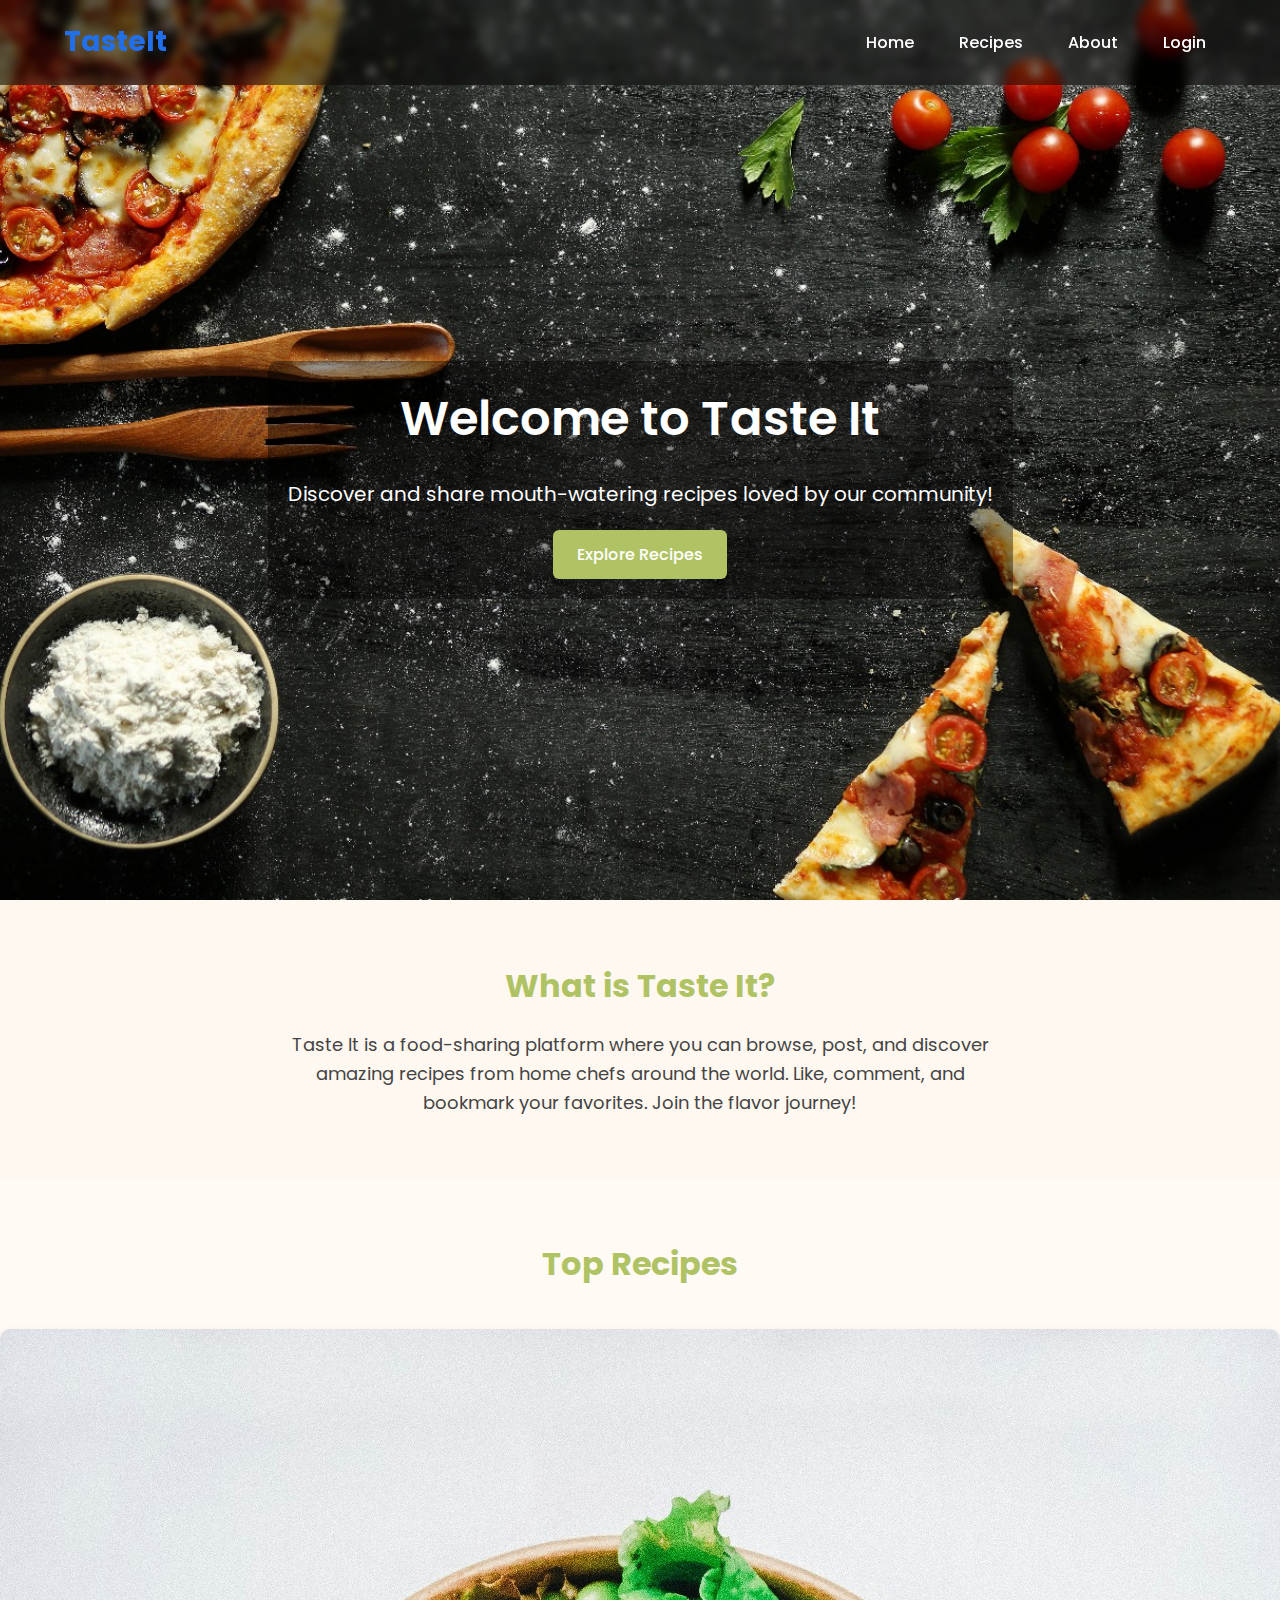
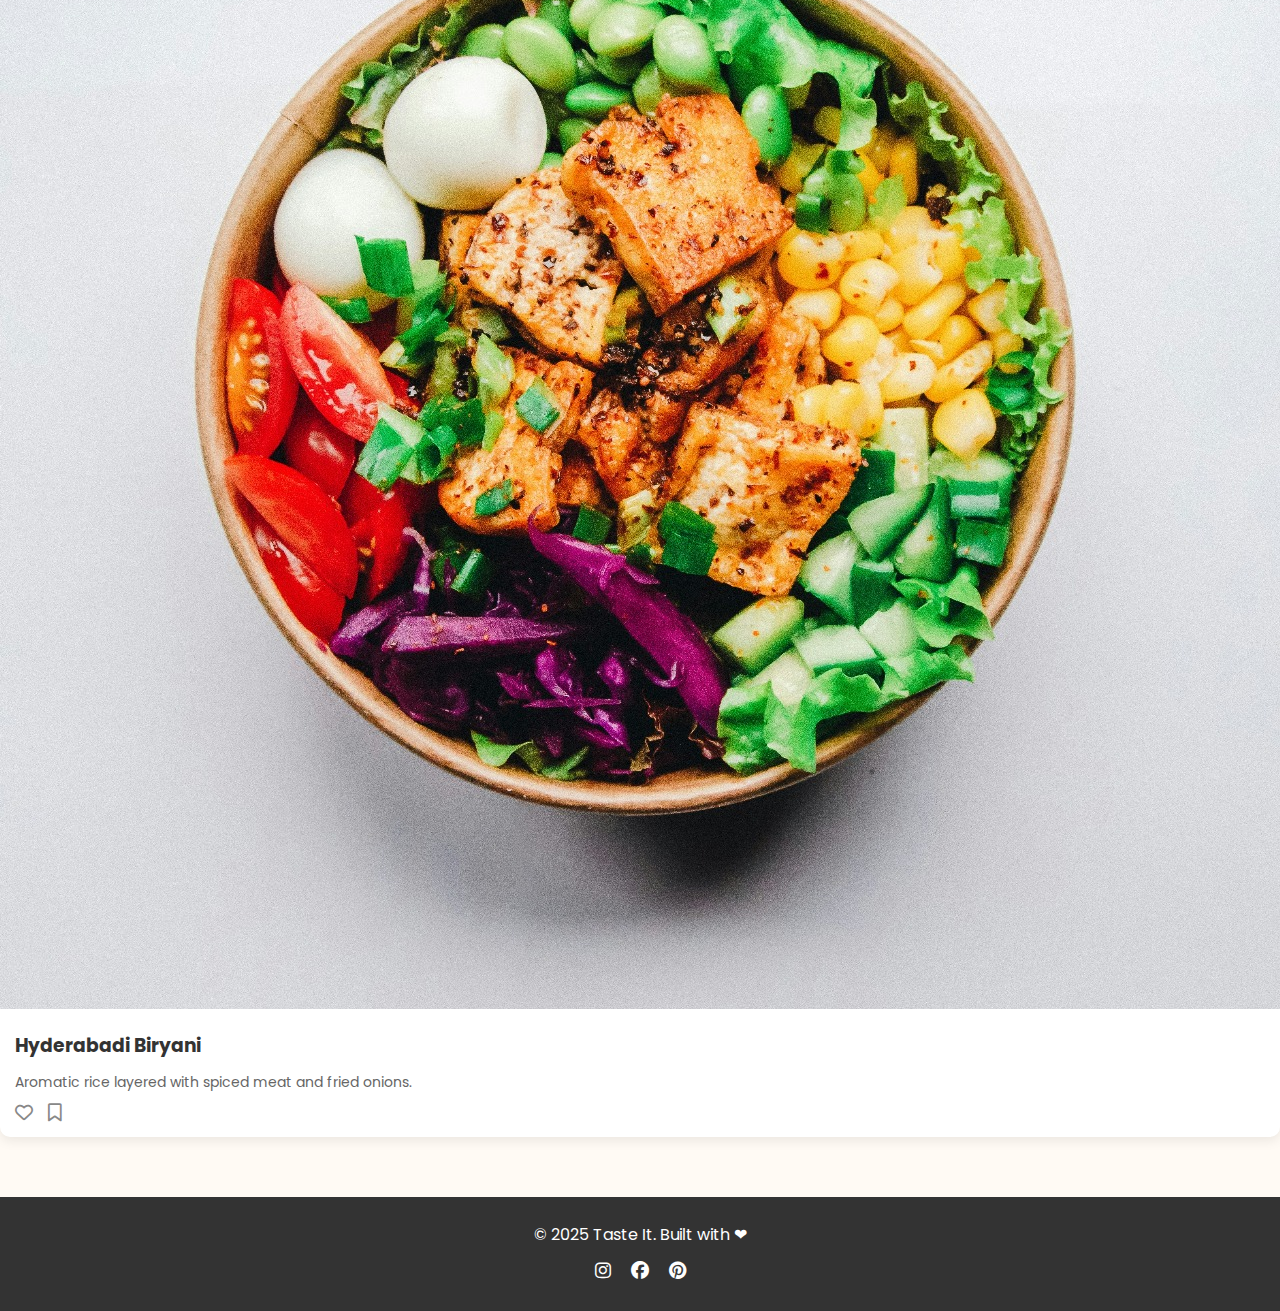
<file: index.html>
<!DOCTYPE html>
<html lang="en">
<head>
  <meta charset="UTF-8" />
  <meta name="viewport" content="width=device-width, initial-scale=1.0" />
  <title>TasteIt | Share Recipes with the World</title>
  <link rel="stylesheet" href="./css/style.css" />
  <link rel="preconnect" href="https://fonts.googleapis.com">
  <link rel="stylesheet" href="https://cdnjs.cloudflare.com/ajax/libs/font-awesome/6.4.0/css/all.min.css">
  <link href="https://fonts.googleapis.com/css2?family=Pacifico&family=Poppins:wght@400;600&display=swap" rel="stylesheet">
  <style>
    * {
  margin: 0;
  padding: 0;
  box-sizing: border-box;
}
body {
  font-family: 'Poppins', sans-serif;
  background-color: #fffaf4;
  color: #333;
  line-height: 1.6;
  overflow-x: hidden;
}

/* Navbar */
.navbar {
  background-color: rgba(0, 0, 0, 0.5);
  padding: 20px 0;
  position: fixed;
  top: 0;
  width: 100%;
  z-index: 1000;
  backdrop-filter: blur(4px);
}
.nav-content {
  display: flex;
  justify-content: space-between;
  align-items: center;
  width: 90%;
  max-width: 1200px;
  margin: auto;
}
.logo {
    
  font-size: 28px;
  color:#226fec;
}
.nav-links {
  list-style: none;
  display: flex;
  gap: 25px;
}
.nav-links li a {
  font-weight: 500;
  padding: 5px 10px;
  color: #fff;
  text-decoration: none;
  transition: 0.15s ease;
}
.nav-links li a:hover {
  color:#B0C364;
}

/* Hero Slider */
.hero-slider {
  position: relative;
  height: 100vh;
  width: 100%;
  overflow: hidden;
  display: flex;
  justify-content: center;
  align-items: center;
  padding-top: 60px; /* still keeps space for navbar */
}

/* Background Layers */
.bg-layer {
  position: absolute;
  top: 0;
  left: 0;
  height: 100%;
  width: 100%;
  background-size: cover;
  background-position: center;
  background-repeat: no-repeat;
  transition: opacity 0.6s ease-in-out;
  z-index: 0;
  opacity: 0;
}
.layer1 {
  z-index: 1;
}
.layer2 {
  z-index: 2;
}
.bg-layer.active {
  opacity: 1;
}

/* Hero Content */
.hero-content {
  z-index: 3;
  text-align: center;
  color: white;
  padding: 20px;
  background-color: rgba(0, 0, 0, 0.4);
  border-radius: 10px;
}
.hero-content h2 {
  font-size: 48px;
  font-weight: 600;
}
.hero-content p {
  font-size: 20px;
  margin: 20px 0;
}
  .btn {
    display: inline-block;
    padding: 12px 24px;
    background-color:#B0C364;
    color: white;
    font-weight: 500;
    border-radius: 6px;
    transition: 0.15s ease;
    text-decoration: none;
  }
  .btn:hover {
    background-color: #B0C364;
  }

/* About Section */
.about {
  padding: 60px 0;
  background-color: #fff8f0;
  text-align: center;
}
.about h2 {
  font-size: 32px;
  margin-bottom: 20px;
  color:#B0C364;
}
.about p {
  max-width: 700px;
  margin: auto;
  font-size: 18px;
  color: #444;
}

/* Featured Recipes */
.featured {
  padding: 60px 0;
}
.featured h2 {
  font-size: 32px;
  text-align: center;
  margin-bottom: 40px;
  color: #B0C364;
}
.recipe-grid {
  display: grid;
  grid-template-columns: repeat(auto-fit, minmax(260px, 1fr));
  gap: 30px;
}
.recipe-card {
  background-color: white;
  box-shadow: 0 4px 12px rgba(0, 0, 0, 0.08);
  border-radius: 10px;
  overflow: hidden;
  transition: transform 0.3s ease;
}
.recipe-card:hover {
  transform: translateY(-5px);
}
.card-content {
  padding: 15px;
}
.card-content h3 {
  color: #333;
  margin-bottom: 10px;
}
.card-content p {
  font-size: 14px;
  color: #666;
}
.actions {
  margin-top: 10px;
  display: flex;
  gap: 15px;
}
.actions i {
  font-size: 18px;
  color: #888;
  cursor: pointer;
  transition: 0.15s ease;
}
.actions i:hover {
  color:#B0C364;
}

/* Footer */
footer {
  background-color: #333;
  color: white;
  padding: 25px 0;
  text-align: center;
}
footer p {
  margin-bottom: 10px;
}
.socials a {
  margin: 0 8px;
  color: white;
  font-size: 18px;
  transition: 0.3s ease;
}
.socials a:hover {
  color:#B0C364;
} 
  </style>
</head>
<body>

  <!-- Navbar -->
  <nav class="navbar">
    <div class="container nav-content">
      <h1 class="logo">TasteIt</h1>
      <ul class="nav-links">
        <li><a href="#home">Home</a></li>
        <li><a href="#featured">Recipes</a></li>
        <li><a href="#about">About</a></li>
        <li><a href="login.html">Login</a></li>
      </ul>
    </div>
  </nav>

  <!-- Hero Section with Smooth Slideshow -->
  <section class="hero-slider" id="home">
    <div class="bg-layer layer1"></div>
    <div class="bg-layer layer2"></div>
    <div class="hero-content">
      <h2>Welcome to Taste It</h2>
      <p>Discover and share mouth-watering recipes loved by our community!</p>
      <a href="#featured" class="btn">Explore Recipes</a>
    </div>
  </section>

  <!-- About Section -->
  <section id="about" class="about">
    <div class="container">
      <h2>What is Taste It?</h2>
      <p>Taste It is a food-sharing platform where you can browse, post, and discover amazing recipes from home chefs around the world. Like, comment, and bookmark your favorites. Join the flavor journey!</p>
    </div>
  </section>

  <!-- Featured Recipes -->
  <section id="featured" class="featured">
    <div class="container">
      <h2>Top Recipes</h2>
      <div class="recipe-grid">
        <div class="recipe-card">
          <img src="uploads/biryani.jpg" alt="Biryani">
          <div class="card-content">
            <h3>Hyderabadi Biryani</h3>
            <p>Aromatic rice layered with spiced meat and fried onions.</p>
            <div class="actions">
              <i class="fa-regular fa-heart"></i>
              <i class="fa-regular fa-bookmark"></i>
            </div>
          </div>
        </div>
      </div>
    </div>
  </section>

  <!-- Footer -->
  <footer>
    <div class="container">
      <p>&copy; 2025 Taste It. Built with ❤</p>
      <div class="socials">
        <a href="#"><i class="fab fa-instagram"></i></a>
        <a href="#"><i class="fab fa-facebook"></i></a>
        <a href="#"><i class="fab fa-pinterest"></i></a>
      </div>
    </div>
  </footer>

  <!-- Slideshow Script -->
  <script>
    const images = [
      'img/bg10.jpg',
      'img/bg1.jpg',
      'img/bg.jpg'
    ];

    const layer1 = document.querySelector('.layer1');
    const layer2 = document.querySelector('.layer2');
    let current = 0;
    let showingLayer1 = true;

    // Initial setup
    layer1.style.backgroundImage = `url('${images[0]}')`;
    layer1.classList.add('active');

    setInterval(() => {
      current = (current + 1) % images.length;
      const nextImage = `url('${images[current]}')`;

      if (showingLayer1) {
        layer2.style.backgroundImage = nextImage;
        layer2.classList.add('active');
        layer1.classList.remove('active');
      } else {
        layer1.style.backgroundImage = nextImage;
        layer1.classList.add('active');
        layer2.classList.remove('active');
      }

      showingLayer1 = !showingLayer1;
    }, 4000);
  </script>

</body>
</html>
</file>
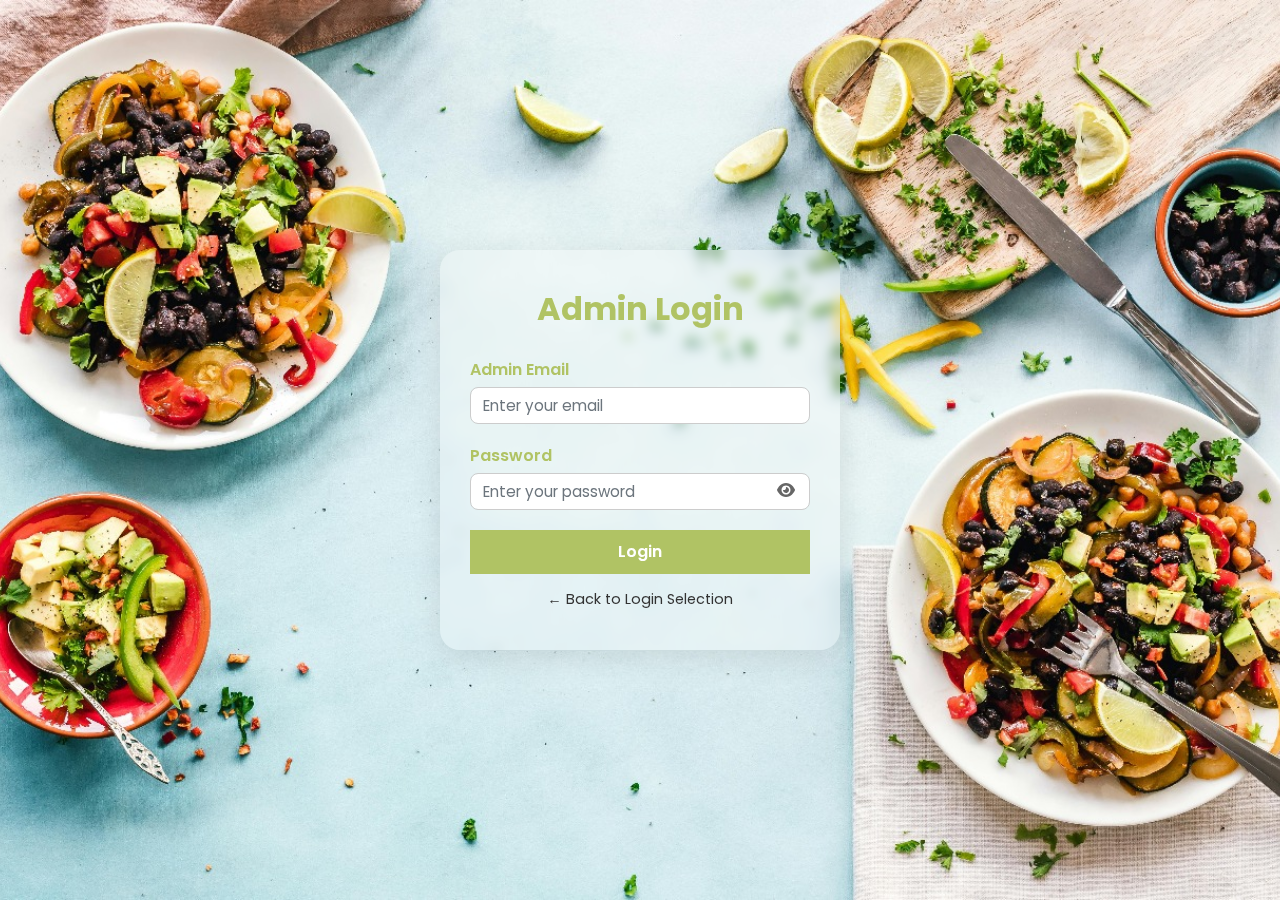
<file: admin_login.html>
<!DOCTYPE html>
<html lang="en">
<head>
  <meta charset="UTF-8" />
  <meta name="viewport" content="width=device-width, initial-scale=1.0"/>
  <title>Admin Login | Taste It</title>

  <!-- Bootstrap & Font Awesome -->
  <link rel="stylesheet" href="https://stackpath.bootstrapcdn.com/bootstrap/4.5.2/css/bootstrap.min.css"/>
  <link rel="stylesheet" href="https://cdnjs.cloudflare.com/ajax/libs/font-awesome/6.5.0/css/all.min.css"/>
  <link href="https://fonts.googleapis.com/css2?family=Poppins:wght@400;600;700&display=swap" rel="stylesheet"/>

  <style>
    body {
      font-family: 'Poppins', sans-serif;
      background: url('img/bg4.jpg') no-repeat center center/cover;
      height: 100vh;
      display: flex;
      justify-content: center;
      align-items: center;
      margin: 0;
    }

    .form-box {
      background: rgba(255, 255, 255, 0.25);
      padding: 40px 30px;
      border-radius: 20px;
      width: 100%;
      max-width: 400px;
      box-shadow: 0 8px 30px rgba(0, 0, 0, 0.1);
      backdrop-filter: blur(6px);
    }

    .form-box h2 {
      font-weight: 700;
      margin-bottom: 30px;
      text-align: center;
      color:#b0c364;
    }

    .form-group {
      position: relative;
      margin-bottom: 20px;
    }

    .form-group label {
      color: #b0c364;
      font-weight: 600;
      margin-bottom: 5px;
      display: block;
    }

    .form-control {
      border: 1px solid #ccc;
      padding: 10px 40px 10px 12px;
      border-radius: 8px;
      font-size: 0.95rem;
    }

    .form-group i {
      position: absolute;
      right: 15px;
      top: 38px;
      cursor: pointer;
      color: #666;
    }

    .form-box button[type="submit"] {
      background-color: #b0c364;
      color: white;
      font-weight: 600;
      border: none;
      padding: 10px;
      width: 100%;
      border-radius: 0px;
      transition: background-color 0.3s ease;
    }

    .form-box button[type="submit"]:hover {
      background-color: #9eb254;
      color: white;
    }

    .form-box a {
      display: block;
      text-align: center;
      margin-top: 15px;
      font-size: 0.9rem;
      color: #333;
      text-decoration: none;
      transition: color 0.3s ease;
    }

    .form-box a:hover {
      color: #b0c364;
      text-decoration: none; /* remove underline on hover */
    }
  </style>
</head>
<body>

  <div class="form-box">
    <h2>Admin Login</h2>
    <form action="admin_login.php" method="POST">
      <div class="form-group">
        <label for="email">Admin Email</label>
        <input type="email" name="email" id="email" class="form-control" placeholder="Enter your email" required>
      </div>

      <div class="form-group">
        <label for="password">Password</label>
        <input type="password" name="password" id="password" class="form-control" placeholder="Enter your password" required>
        <i class="fas fa-eye" id="togglePassword"></i>
      </div>

      <button type="submit">Login</button>
      <a href="login.html">← Back to Login Selection</a>
    </form>
  </div>

  <script>
    const togglePassword = document.getElementById('togglePassword');
    const passwordField = document.getElementById('password');

    togglePassword.addEventListener('click', () => {
      const isPassword = passwordField.getAttribute('type') === 'password';
      passwordField.setAttribute('type', isPassword ? 'text' : 'password');
    });
  </script>
</body>
</html>
</file>
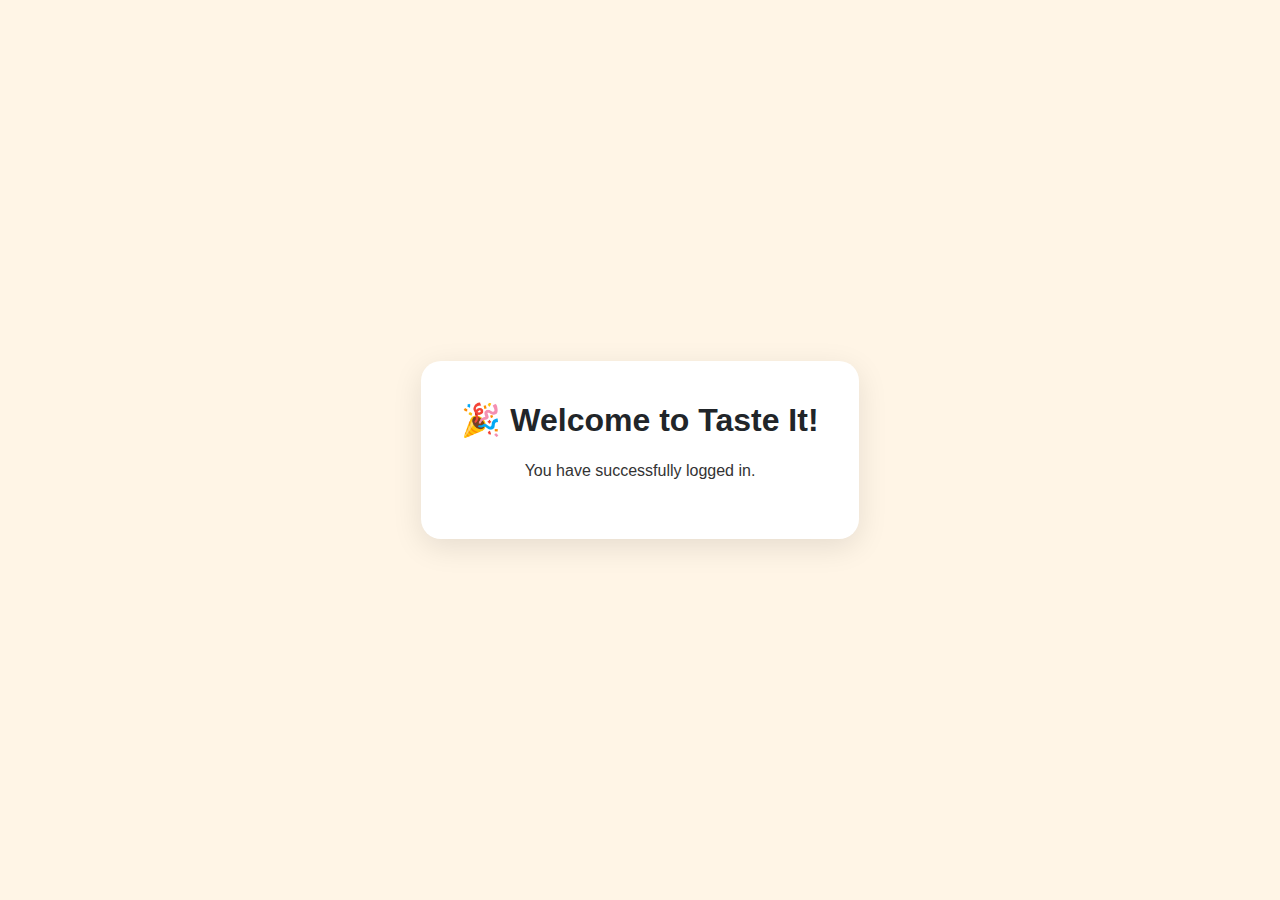
<file: dashboard.html>
<!DOCTYPE html>
<html lang="en">
<head>
  <meta charset="UTF-8" />
  <title>Welcome | Taste It</title>
  <link rel="stylesheet" href="https://stackpath.bootstrapcdn.com/bootstrap/4.5.2/css/bootstrap.min.css" />
  <style>
    body {
      font-family: 'Poppins', sans-serif;
      background: #fff5e6;
      display: flex;
      justify-content: center;
      align-items: center;
      height: 100vh;
      text-align: center;
    
    }

    .welcome-box {
      background: #ffffff;
      padding: 40px;
      border-radius: 20px;
      box-shadow: 0 8px 30px rgba(0, 0, 0, 0.1);
    }

    .welcome-box h1 {
      font-size: 2rem;
      font-weight: bold;
      margin-bottom: 20px;
    }

    .welcome-box p {
      font-size: 1rem;
      color: #333;
    }
  </style>
</head>
<body>
  <div class="welcome-box">
    <h1>🎉 Welcome to Taste It!</h1>
    <p>You have successfully logged in.</p>
  </div>
</body>
</html>
</file>
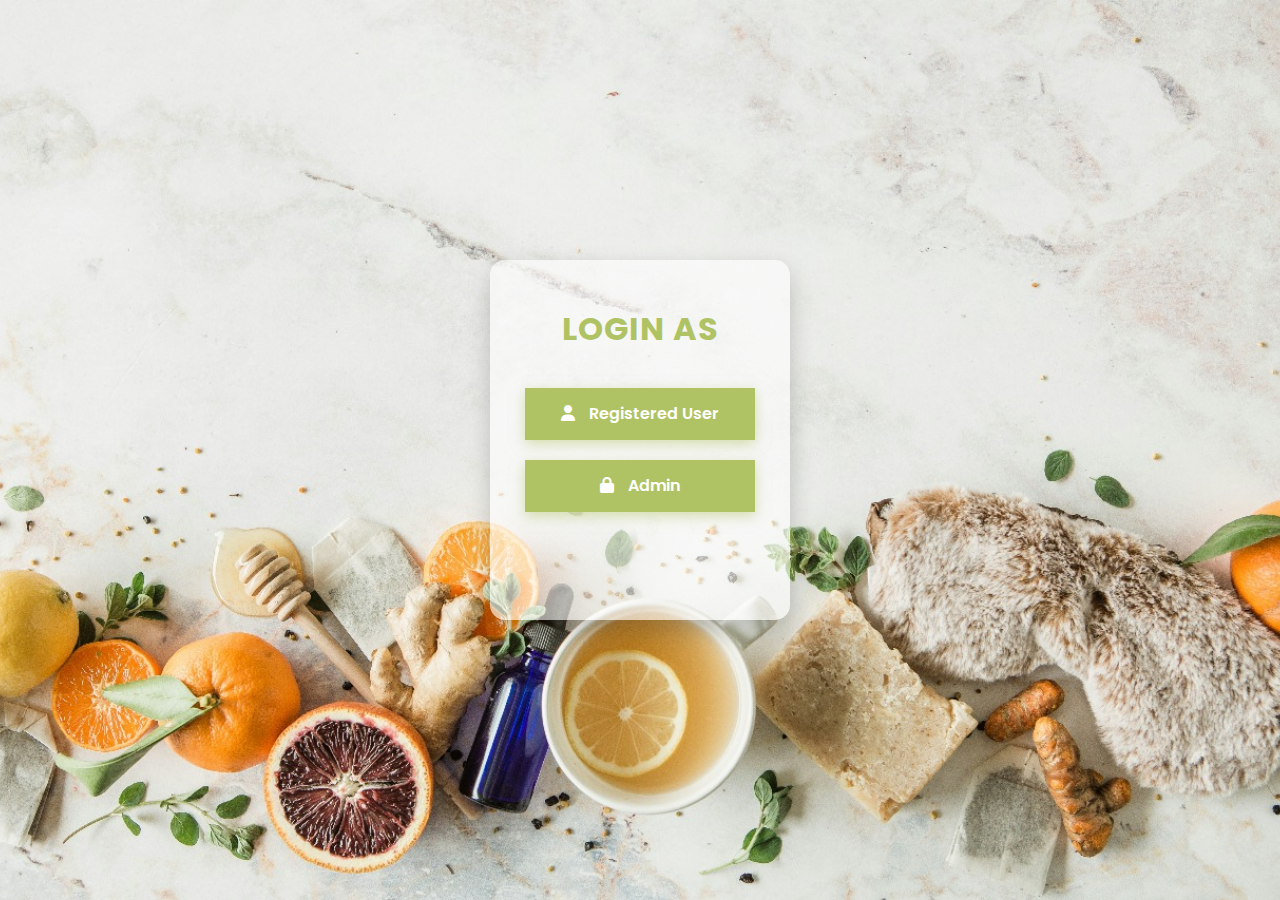
<file: login.html>
<!DOCTYPE html>
<html lang="en">
<head>
  <meta charset="UTF-8" />
  <meta name="viewport" content="width=device-width, initial-scale=1.0"/>
  <title>Login | TasteIt</title>

  <link rel="stylesheet" href="https://stackpath.bootstrapcdn.com/bootstrap/4.5.2/css/bootstrap.min.css"/>
  <link rel="stylesheet" href="https://cdnjs.cloudflare.com/ajax/libs/font-awesome/6.5.0/css/all.min.css"/>
  <link href="https://fonts.googleapis.com/css2?family=Poppins:wght@400;600;700&display=swap" rel="stylesheet"/>

  <style>
    body {
      font-family: 'Poppins', sans-serif;
      background: url('img/bg12.jpg') no-repeat center center/cover;
      height: 100vh;
      margin: 0;
      padding: 0 0 20px 0; /* Added bottom padding */
      display: flex;
      justify-content: center;
      align-items: center;
    }

    .login-choice-box {
      background-color: rgba(255, 255, 255, 0.6); /* More transparent */
      padding: 50px 35px;
      width: 300px;
      height: 360px; /* Shorter form */
      text-align: center;
      border-radius: 15px;
      box-shadow: 0 10px 25px rgba(0, 0, 0, 0.2);
    }

    .login-choice-box h2 {
      font-weight: 700;
      margin-bottom: 40px;
      color: #B0C364;
      font-size: 2rem;
      text-transform: uppercase;
      letter-spacing: 1px;
    }

    .login-choice-box a {
      display: block;
      padding: 14px 20px;
      background-color: #B0C364;
      margin: 20px 0;
      color: #fff;
      font-weight: 600;
      text-decoration: none;
      transition: 0.3s ease-in-out;
      box-shadow: 0 4px 12px rgba(176, 195, 100, 0.5);
    }

    .login-choice-box a:hover {
      background-color: #98aa4f;
      box-shadow: 0 6px 18px rgba(152, 170, 79, 0.6);
    }

    .login-choice-box a i {
      margin-right: 10px;
    }
  </style>
</head>
<body>

  <div class="login-choice-box">
    <h2>Login As</h2>
    <a href="user_login.html"><i class="fa fa-user"></i> Registered User</a>
    <a href="admin_login.html"><i class="fa fa-lock"></i> Admin</a>
  </div>

</body>
</html>
</file>
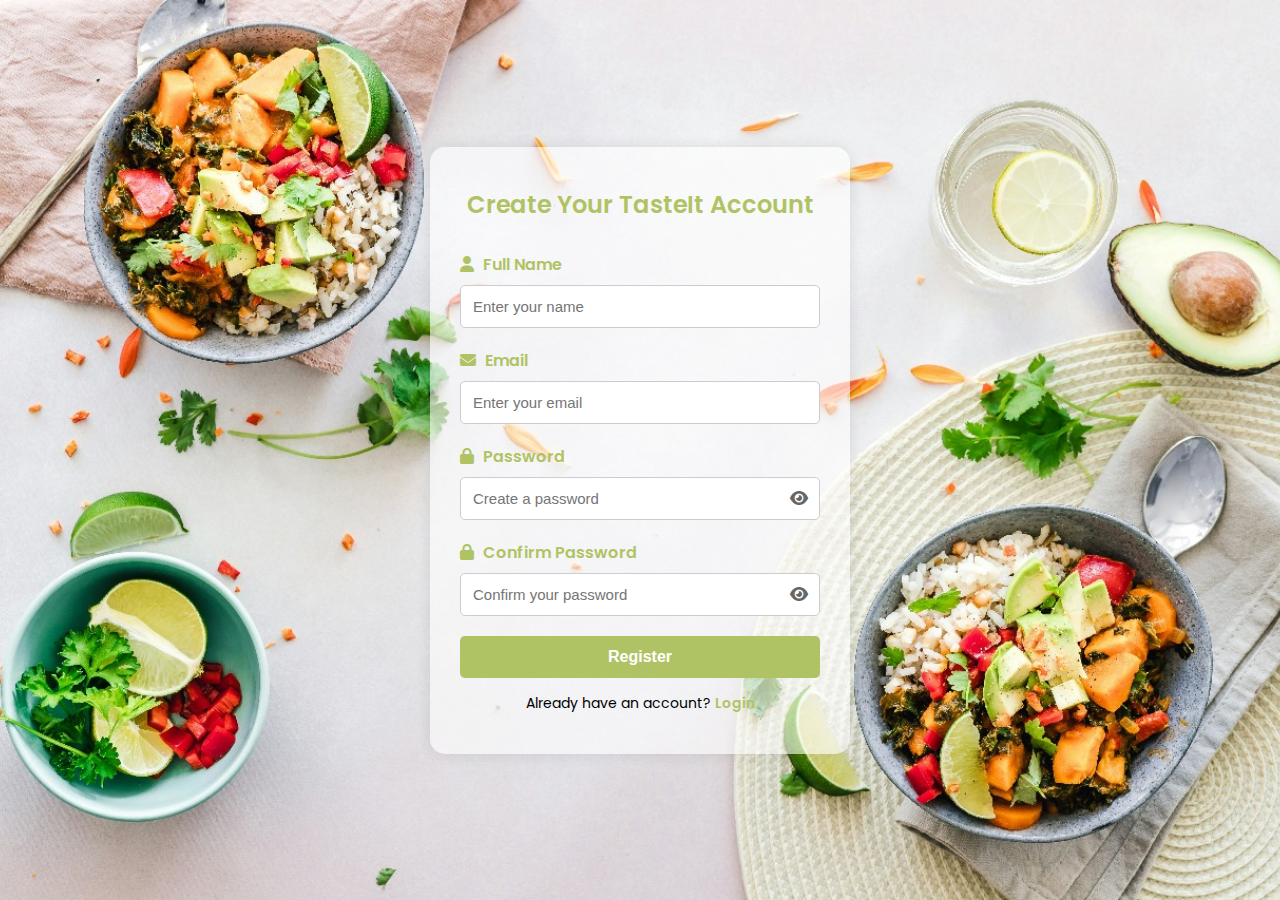
<file: register.html>
<!DOCTYPE html>
<html lang="en">
<head>
  <meta charset="UTF-8" />
  <meta name="viewport" content="width=device-width, initial-scale=1.0"/>
  <title>Register | TasteIt</title>

  <!-- Font Awesome -->
  <link rel="stylesheet" href="https://cdnjs.cloudflare.com/ajax/libs/font-awesome/6.5.0/css/all.min.css">

  <!-- Google Fonts -->
  <link href="https://fonts.googleapis.com/css2?family=Poppins:wght@400;600&display=swap" rel="stylesheet">

  <style>
    * {
      margin: 0;
      padding: 0;
      box-sizing: border-box;
    }

    body {
      font-family: 'Poppins', sans-serif;
      background-image: url('img/bg14.jpg');
      background-size: cover;
      background-position: center;
      background-repeat: no-repeat;
      height: 100vh;
      display: flex;
      justify-content: center;
      align-items: center;
    }

    .register-container {
      background-color: rgba(255, 255, 255, 0.6);
      padding: 40px 30px;
      border-radius: 15px;
      max-width: 420px;
      width: 100%;
      box-shadow: 0 0 15px rgba(0, 0, 0, 0.1);
    }

    .register-container h2 {
      text-align: center;
      color: #B0C364;
      margin-bottom: 30px;
      font-size: 24px;
      font-weight: 600;
    }

    .form-group {
      margin-bottom: 20px;
    }

    label {
      display: block;
      margin-bottom: 8px;
      font-weight: 600;
      color: #B0C364;
    }

    .input-wrapper {
      position: relative;
    }

    .input-wrapper input {
      width: 100%;
      padding: 12px 40px 12px 12px;
      border: 1px solid #ccc;
      border-radius: 5px;
      font-size: 15px;
    }

    .toggle-password {
      position: absolute;
      top: 50%;
      right: 12px;
      transform: translateY(-50%);
      cursor: pointer;
      color: #666;
    }

    .btn-register {
      width: 100%;
      padding: 12px;
      border: none;
      background-color: #B0C364;
      color: white;
      font-size: 16px;
      font-weight: 600;
      border-radius: 5px;
      cursor: pointer;
      transition: 0.3s ease;
    }

    .btn-register:hover {
      background-color: #98aa4f;
    }

    .login-link {
      text-align: center;
      margin-top: 15px;
      font-size: 14px;
    }

    .login-link span {
      color: #000;
    }

    .login-link a {
      color: #b0c364;
      font-weight: 600;
      text-decoration: none;
    }

    .login-link a:hover {
      color: #b0c364;
    }

    .form-icon {
      margin-right: 5px;
    }
  </style>
</head>
<body>

  <div class="register-container">
    <h2>Create Your TasteIt Account</h2>
    
    <div class="form-group">
      <label for="name"><i class="fas fa-user form-icon"></i> Full Name</label>
      <div class="input-wrapper">
        <input type="text" id="name" placeholder="Enter your name" required>
      </div>
    </div>

    <div class="form-group">
      <label for="email"><i class="fas fa-envelope form-icon"></i> Email</label>
      <div class="input-wrapper">
        <input type="email" id="email" placeholder="Enter your email" required>
      </div>
    </div>

    <div class="form-group">
      <label for="password"><i class="fas fa-lock form-icon"></i> Password</label>
      <div class="input-wrapper">
        <input type="password" id="password" placeholder="Create a password" required>
        <i class="fas fa-eye toggle-password" toggle="#password"></i>
      </div>
    </div>

    <div class="form-group">
      <label for="confirm-password"><i class="fas fa-lock form-icon"></i> Confirm Password</label>
      <div class="input-wrapper">
        <input type="password" id="confirm-password" placeholder="Confirm your password" required>
        <i class="fas fa-eye toggle-password" toggle="#confirm-password"></i>
      </div>
    </div>

    <button class="btn-register">Register</button>

    <div class="login-link">
      <span>Already have an account? </span><a href="user_login.html">Login</a>
    </div>
  </div>

  <script>
    const toggleIcons = document.querySelectorAll(".toggle-password");

    toggleIcons.forEach(icon => {
      icon.addEventListener("click", function () {
        const target = document.querySelector(this.getAttribute("toggle"));
        const type = target.getAttribute("type") === "password" ? "text" : "password";
        target.setAttribute("type", type);
      });
    });
  </script>

</body>
</html>
</file>
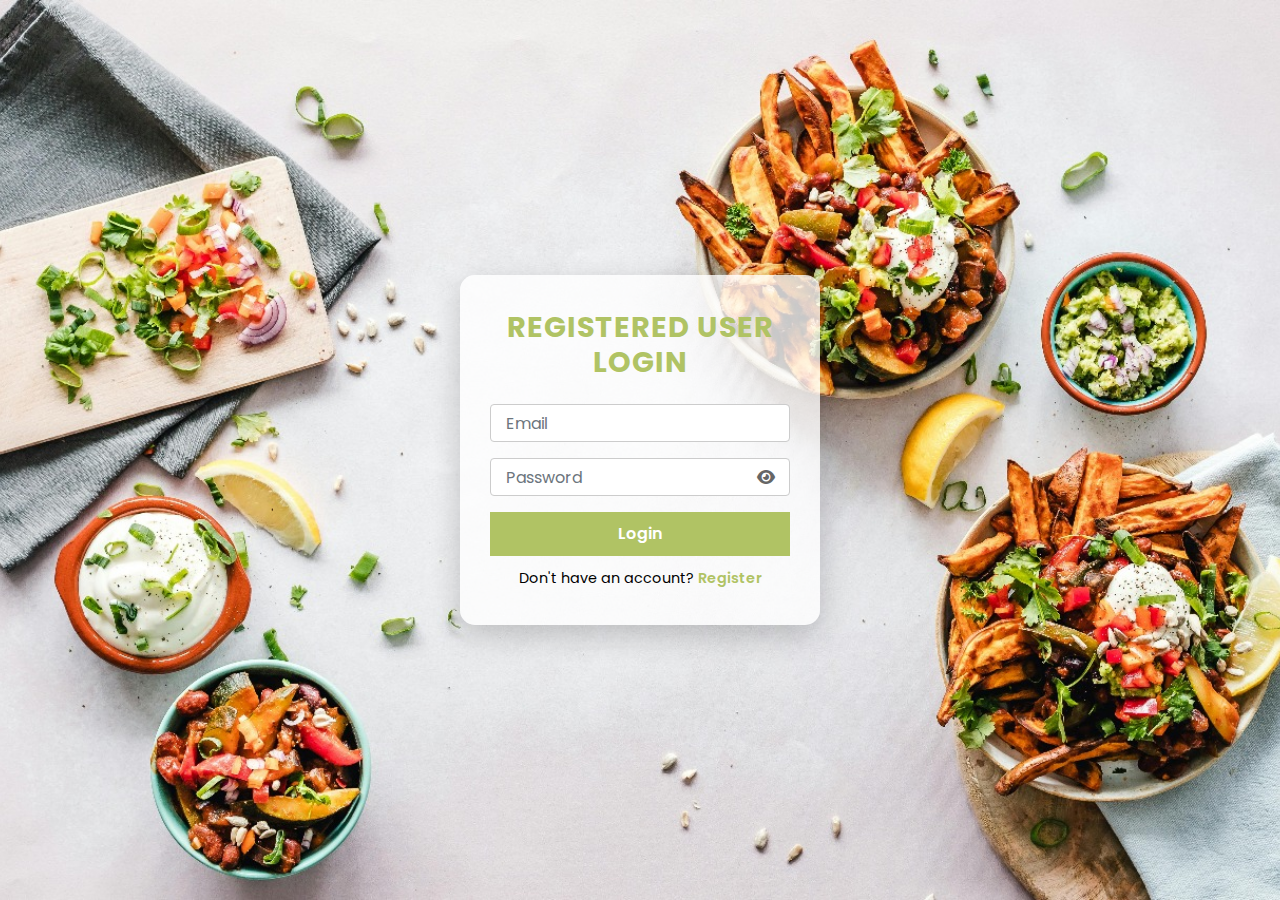
<file: user_login.html>
<!DOCTYPE html>
<html lang="en">
<head>
  <meta charset="UTF-8" />
  <meta name="viewport" content="width=device-width, initial-scale=1.0"/>
  <title>User Login | Taste It</title>

  <link rel="stylesheet" href="https://stackpath.bootstrapcdn.com/bootstrap/4.5.2/css/bootstrap.min.css"/>
  <link rel="stylesheet" href="https://cdnjs.cloudflare.com/ajax/libs/font-awesome/6.5.0/css/all.min.css"/>
  <link href="https://fonts.googleapis.com/css2?family=Poppins:wght@400;600;700&display=swap" rel="stylesheet"/>

  <style>
    body {
      font-family: 'Poppins', sans-serif;
      background: url('img/bg5.jpg') no-repeat center center/cover;
      height: 100vh;
      display: flex;
      justify-content: center;
      align-items: center;
      margin: 0;
    }

    .form-box {
      background: rgba(255, 255, 255, 0.78); /* unchanged */
      padding: 35px 30px;
      width: 100%;
      max-width: 360px; /* unchanged */
      box-shadow: 0 10px 30px rgba(0, 0, 0, 0.2);
      border-radius: 15px;
    }

    .form-box h2 {
      font-weight: 700;
      margin-bottom: 25px;
      text-align: center;
      color: #B0C364;
      font-size: 1.8rem;
      text-transform: uppercase;
      letter-spacing: 1px;
    }

    .form-box input {
      margin-bottom: 15px;
      padding: 12px 15px;
      border-radius: 4px;
      border: 1px solid #ccc;
      font-size: 1rem;
    }

    .form-box button {
      background-color: #B0C364;
      color: white;
      font-weight: 600;
      padding: 10px;
      width: 100%;
      font-size: 1rem;
      border: none;
      transition: 0.3s ease;
    }

    .form-box button:hover {
      background-color:#98aa4f;
    }

    .form-group {
      position: relative;
    }

    .form-group i {
      position: absolute;
      top: 50%;
      right: 15px;
      transform: translateY(-50%);
      cursor: pointer;
      color: #666;
    }

    .register-text {
      text-align: center;
      margin-top: 12px;
      font-size: 0.9rem;
    }

    .register-text span {
      color: #000;
    }

    .register-text a {
      color: #b0c364;
      font-weight: 600;
      text-decoration: none;
    }

    .register-text a:hover {
      color: #b0c364;
      text-decoration: none;
    }
  </style>
</head>
<body>

  <div class="form-box">
    <h2>Registered User Login</h2>
    <form action="user_login.php" method="POST">
      <div class="form-group">
        <input type="email" name="email" class="form-control" placeholder="Email" required>
      </div>

      <div class="form-group">
        <input type="password" name="password" id="password" class="form-control" placeholder="Password" required>
        <i class="fas fa-eye" id="togglePassword"></i>
      </div>

      <button type="submit">Login</button>

      <div class="register-text">
        <span>Don't have an account? </span><a href="register.html">Register</a>
      </div>
    </form>
  </div>

  <script>
    const togglePassword = document.getElementById('togglePassword');
    const passwordField = document.getElementById('password');

    togglePassword.addEventListener('click', () => {
      const type = passwordField.getAttribute('type') === 'password' ? 'text' : 'password';
      passwordField.setAttribute('type', type);
    });
  </script>
</body>
</html>
</file>
<file: css/style.css>
* {
  margin: 0;
  padding: 0;
  box-sizing: border-box;
}
body {
  font-family: 'Poppins', sans-serif;
  background-color: #fffaf4;
  color: #333;
  line-height: 1.6;
  overflow-x: hidden;
}

/* Navbar */
.navbar {
  background-color: rgba(0, 0, 0, 0.5);
  padding: 20px 0;
  position: fixed;
  top: 0;
  width: 100%;
  z-index: 1000;
  backdrop-filter: blur(4px);
}
.nav-content {
  display: flex;
  justify-content: space-between;
  align-items: center;
  width: 90%;
  max-width: 1200px;
  margin: auto;
}
.logo {
  font-family: 'Poppins', sans-serif;
  font-size: 28px;
  color:#B0C364;
}
.nav-links {
  list-style: none;
  display: flex;
  gap: 25px;
}
.nav-links li a {
  font-weight: 500;
  padding: 5px 10px;
  color: #fff;
  text-decoration: none;
  transition: 0.15s ease;
}
.nav-links li a:hover {
  color:#B0C364;
}

/* Hero Slider */
.hero-slider {
  position: relative;
  height: 100vh;
  width: 100%;
  overflow: hidden;
  display: flex;
  justify-content: center;
  align-items: center;
  padding-top: 60px; /* still keeps space for navbar */
}

/* Background Layers */
.bg-layer {
  position: absolute;
  top: 0;
  left: 0;
  height: 100%;
  width: 100%;
  background-size: cover;
  background-position: center;
  background-repeat: no-repeat;
  transition: opacity 0.6s ease-in-out;
  z-index: 0;
  opacity: 0;
}
.layer1 {
  z-index: 1;
}
.layer2 {
  z-index: 2;
}
.bg-layer.active {
  opacity: 1;
}

/* Hero Content */
.hero-content {
  z-index: 3;
  text-align: center;
  color: white;
  padding: 20px;
  background-color: rgba(0, 0, 0, 0.4);
  border-radius: 10px;
}
.hero-content h2 {
  font-size: 48px;
  font-weight: 600;
}
.hero-content p {
  font-size: 20px;
  margin: 20px 0;
}
  .btn {
    display: inline-block;
    padding: 12px 24px;
    background-color:#B0C364;
    color: white;
    font-weight: 500;
    border-radius: 6px;
    transition: 0.15s ease;
    text-decoration: none;
  }
  .btn:hover {
    background-color: #B0C364;
  }

/* About Section */
.about {
  padding: 60px 0;
  background-color: #fff8f0;
  text-align: center;
}
.about h2 {
  font-size: 32px;
  margin-bottom: 20px;
  color:#B0C364;
}
.about p {
  max-width: 700px;
  margin: auto;
  font-size: 18px;
  color: #444;
}

/* Featured Recipes */
.featured {
  padding: 60px 0;
}
.featured h2 {
  font-size: 32px;
  text-align: center;
  margin-bottom: 40px;
  color: #B0C364;
}
.recipe-grid {
  display: grid;
  grid-template-columns: repeat(auto-fit, minmax(260px, 1fr));
  gap: 30px;
}
.recipe-card {
  background-color: white;
  box-shadow: 0 4px 12px rgba(0, 0, 0, 0.08);
  border-radius: 10px;
  overflow: hidden;
  transition: transform 0.3s ease;
}
.recipe-card:hover {
  transform: translateY(-5px);
}
.card-content {
  padding: 15px;
}
.card-content h3 {
  color: #333;
  margin-bottom: 10px;
}
.card-content p {
  font-size: 14px;
  color: #666;
}
.actions {
  margin-top: 10px;
  display: flex;
  gap: 15px;
}
.actions i {
  font-size: 18px;
  color: #888;
  cursor: pointer;
  transition: 0.15s ease;
}
.actions i:hover {
  color:#B0C364;
}

/* Footer */
footer {
  background-color: #333;
  color: white;
  padding: 25px 0;
  text-align: center;
}
footer p {
  margin-bottom: 10px;
}
.socials a {
  margin: 0 8px;
  color: white;
  font-size: 18px;
  transition: 0.3s ease;
}
.socials a:hover {
  color:#B0C364;
}
</file>
